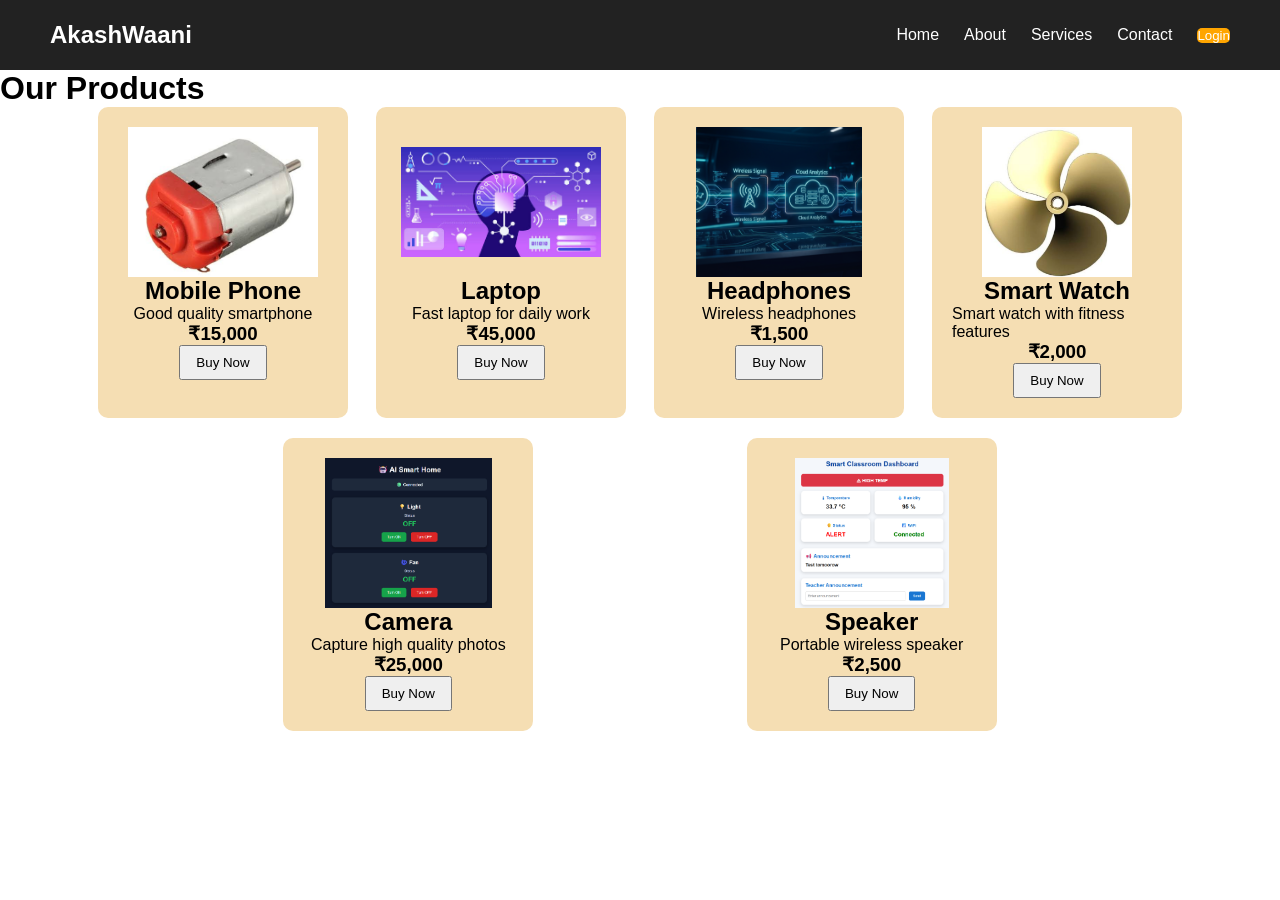
<file: Lab1_Lab2/index.html>
<!DOCTYPE html>

<html lang="en">
<head>
    <meta charset="UTF-8">
    <meta name="viewport" content="width=device-width, initial-scale=1.0">
    <title>MyWebsite</title>
    <link rel="stylesheet" href="style.css">
</head>
<body>

    <nav class="navbar">
        <div class="logo">
            AkashWaani
        </div>

        <div class="nav-links">
            <a href="#">Home</a>
            <a href="#">About</a>
            <a href="#">Services</a>
            <a href="#">Contact</a>

            <button>Login</button>
        </div>
    </nav>

    <h1>Our Products</h1>

    <div class="products">

        <div class="card">
            <img src="product1.png">
            <h2>Mobile Phone</h2>
            <p>Good quality smartphone</p>
            <h3>₹15,000</h3>
            <button>Buy Now</button>
        </div>

        <div class="card">
            <img src="product2.png">
            <h2>Laptop</h2>
            <p>Fast laptop for daily work</p>
            <h3>₹45,000</h3>
            <button>Buy Now</button>
        </div>

        <div class="card">
            <img src="product3.png">
            <h2>Headphones</h2>
            <p>Wireless headphones</p>
            <h3>₹1,500</h3>
            <button>Buy Now</button>
        </div>

        <div class="card">
            <img src="product4.png">
            <h2>Smart Watch</h2>
            <p>Smart watch with fitness features</p>
            <h3>₹2,000</h3>
            <button>Buy Now</button>
        </div>

        <div class="card">
            <img src="product5.png">
            <h2>Camera</h2>
            <p>Capture high quality photos</p>
            <h3>₹25,000</h3>
            <button>Buy Now</button>
        </div>

        <div class="card">
            <img src="product6.png">
            <h2>Speaker</h2>
            <p>Portable wireless speaker</p>
            <h3>₹2,500</h3>
            <button>Buy Now</button>
        </div>

    </div>
</body>
</html>
</file>
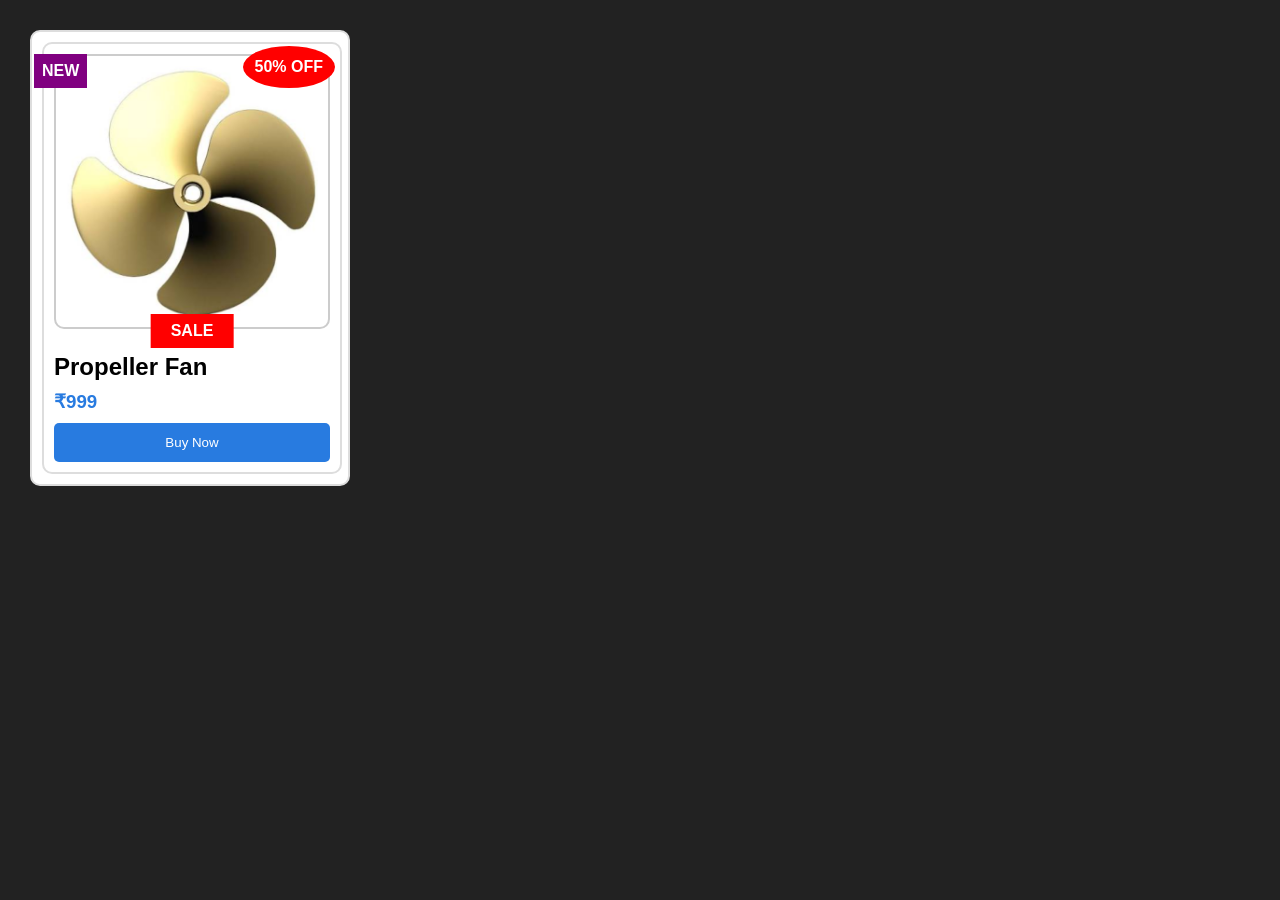
<file: Task2_card/index.html>
<!DOCTYPE html>
<html>
<head>
    <title>Product Card</title>
    <link rel="stylesheet" href="style.css">
</head>

<body>

<div class="product">
    <div class="card">

        <b class="new">NEW</b>

        <div class="image">
            <img src="product4.png" alt="Propeller Fan">
            <b class="off">50% OFF</b>
            <b class="sale">SALE</b>
        </div>

        <h2>Propeller Fan</h2>
        <h3>₹999</h3>
        <button>Buy Now</button>
    </div>
</div>

</body>
</html>
</file>
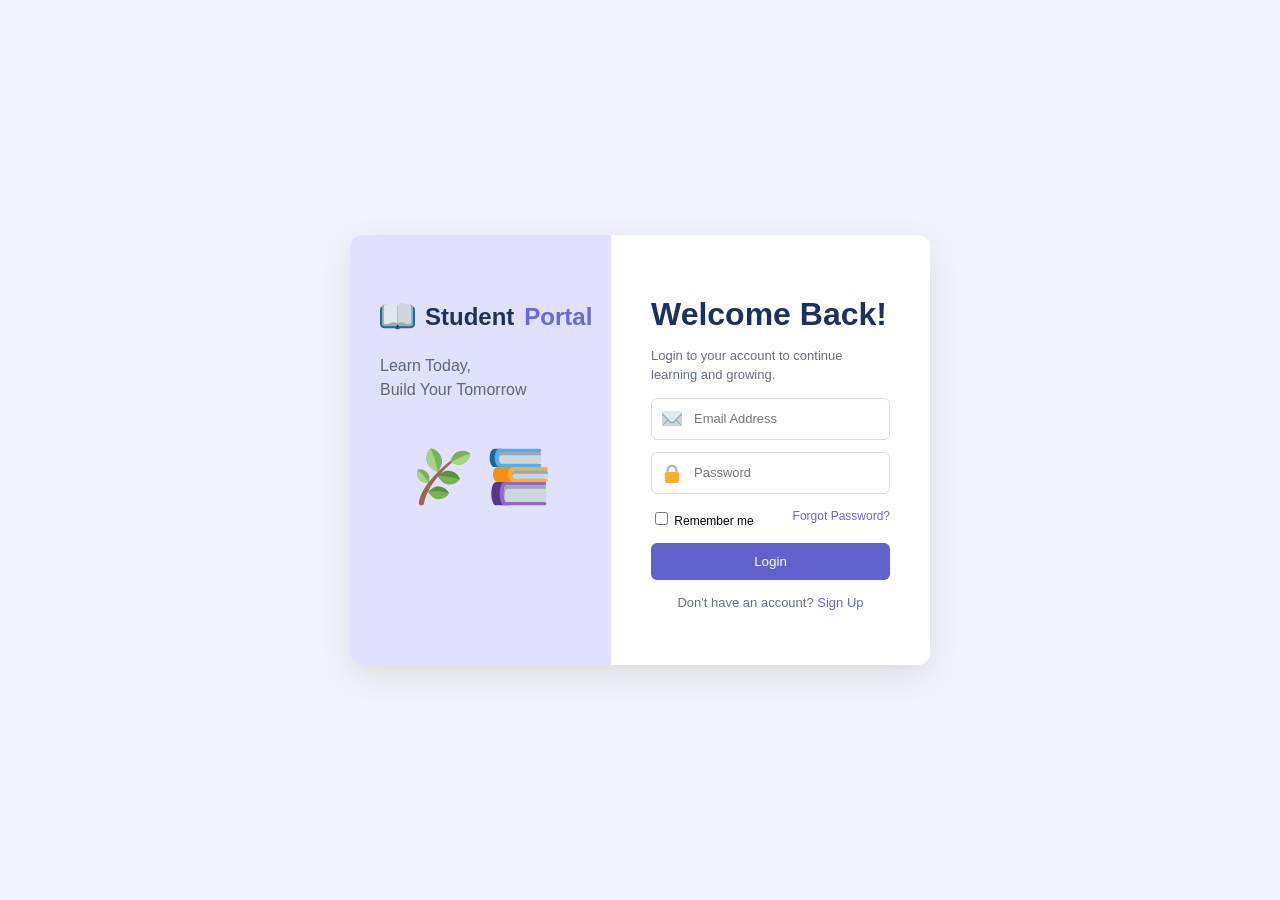
<file: Task3_Login/index.html>
<!DOCTYPE html>
<html>
<head>
    <title>Student Portal</title>
    <link rel="stylesheet" href="style.css">
</head>
<body>

<div class="container">

    <div class="left">
        <h2>
            <img src="book.svg" alt="Book">
            Student <span>Portal</span>
        </h2>

        <p>Learn Today,<br>Build Your Tomorrow</p>

        <div class="books">
            <img src="plant.svg" alt="Plant">
            <img src="books.svg" alt="Books">
        </div>
    </div>

    <div class="right">
        <h1>Welcome Back!</h1>
        <p>Login to your account to continue<br>learning and growing.</p>

        <div class="input-box">
            <img src="email.svg" alt="Email">
            <input type="email" placeholder="Email Address">
        </div>

        <div class="input-box">
            <img src="lock.svg" alt="Password">
            <input type="password" placeholder="Password">
        </div>

        <div class="options">
            <label>
                <input type="checkbox"> Remember me
            </label>
            <a href="#">Forgot Password?</a>
        </div>

        <button>Login</button>

        <p class="signup">
            Don't have an account? <a href="#">Sign Up</a>
        </p>
    </div>

</div>

</body>
</html>
</file>
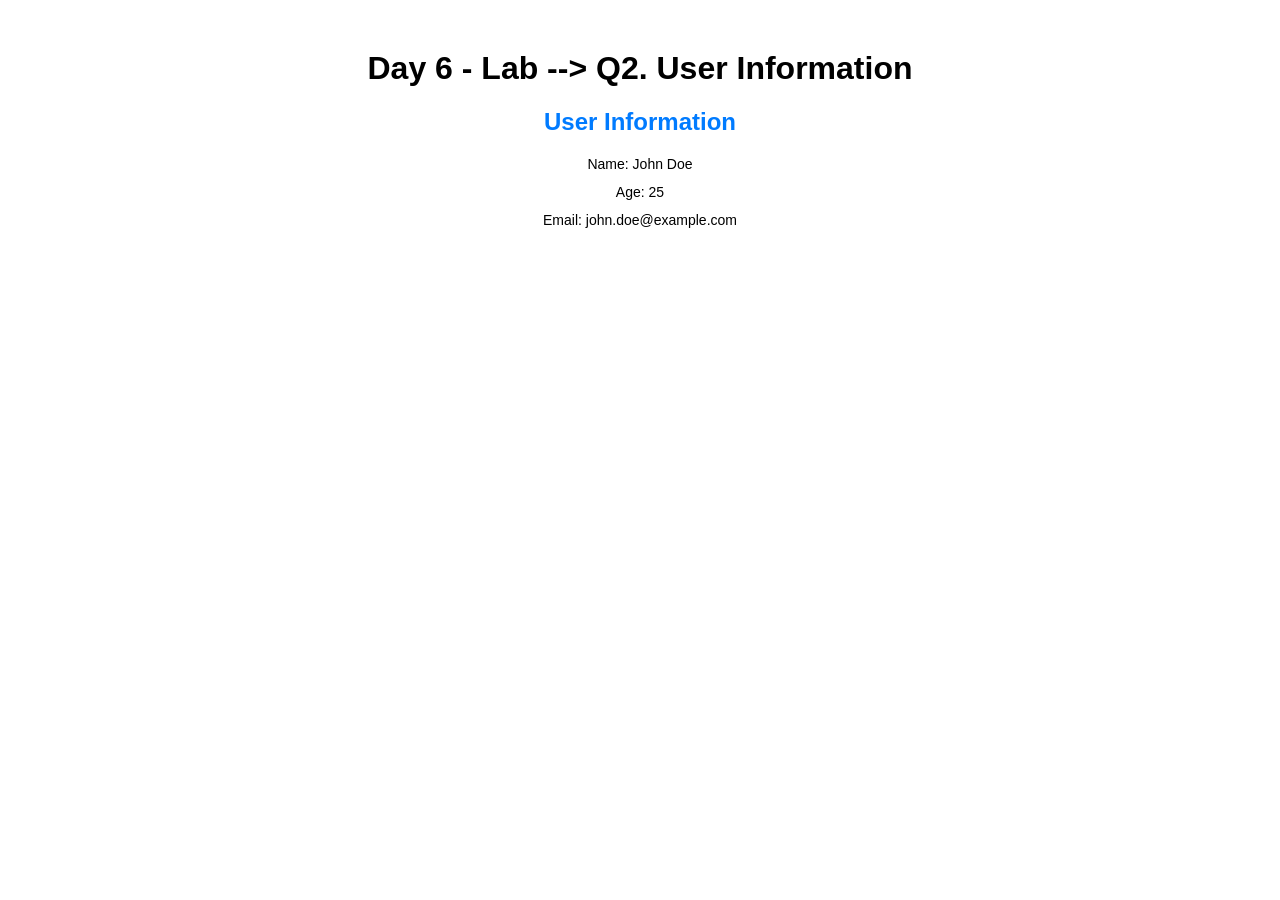
<file: Task4/index.html>
<!-- 
<!DOCTYPE html>
<html lang="en">
<head>
    <meta charset="UTF-8">
    <meta name="viewport" content="width=device-width, initial-scale=1.0">
    <title>Check Number Assignment</title>
    <link rel="stylesheet" href="style.css">
</head>
<body>
    <h1> Day 6 - Lab  Q1.Check Number Assignment</h1>
    <h2></h2>

    <button onclick="checkInput()">Check Number</button>

    <script src="script.js"></script>
</body>
</html> -->


<!DOCTYPE html>
<html lang="en">
<head>
    <meta charset="UTF-8">
    <meta name="viewport" content="width=device-width, initial-scale=1.0">
    <title>User Information</title>
    <link rel="stylesheet" href="style.css">
</head>
<body>
    <h1>Day 6 - Lab --> Q2. User Information</h1>

    <div id="userInfo"></div>

    <script src="script.js"></script>
</body>
</html>
</file>
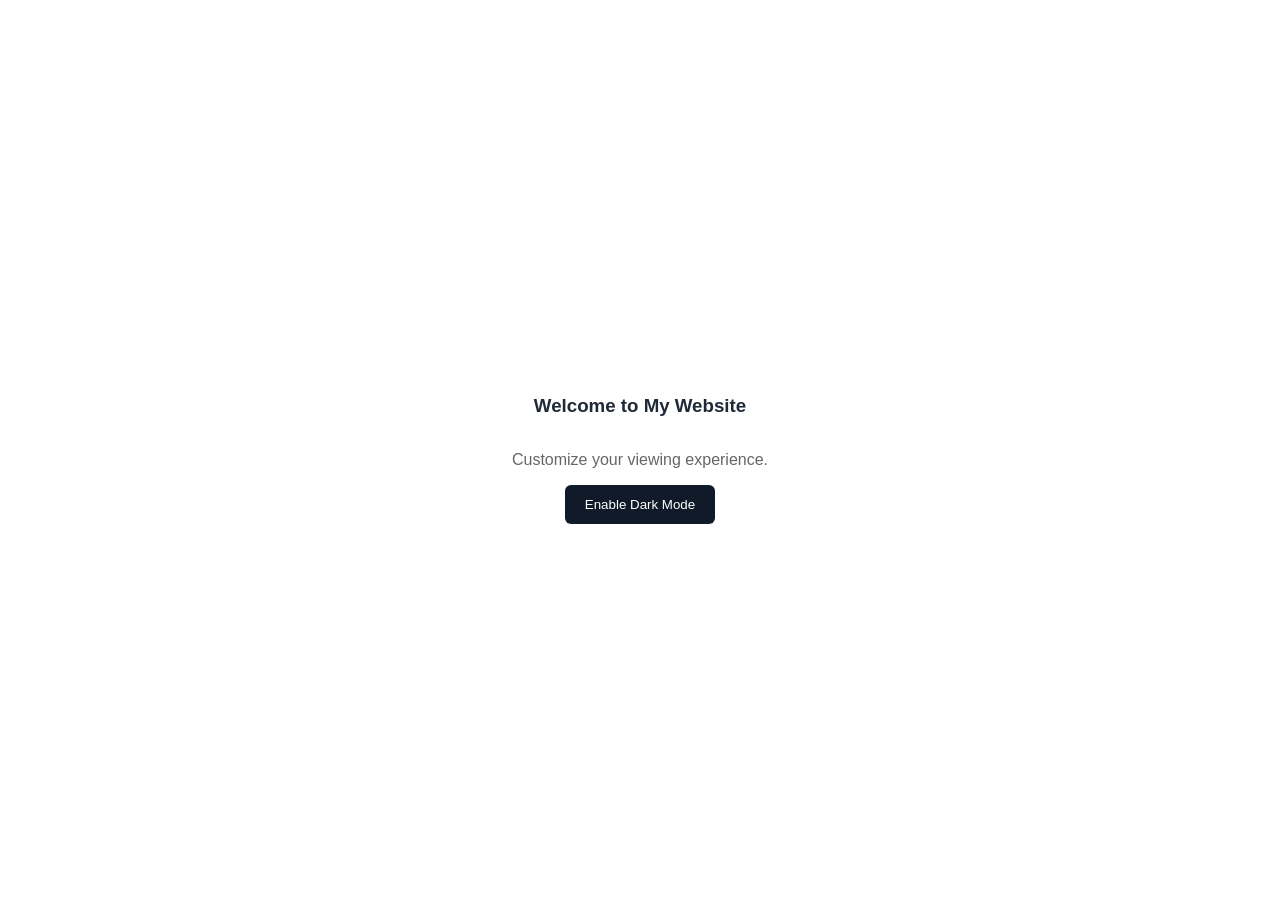
<file: Task5_Event/index.html>
<!DOCTYPE html>
<html lang="en">
<head>
  <meta charset="UTF-8">
  <meta name="viewport" content="width=device-width, initial-scale=1.0">
  <title>Dark and Light Mode</title>
  <link rel="stylesheet" href="style.css">
</head>
<body>
  <div class="container" id="themeCard">
    <h3>Welcome to My Website</h3>
    <p>Customize your viewing experience.</p>
    <button id="themeBtn">Enable Dark Mode</button>
  </div>

  <script src="script.js"></script>
</body>
</html>
</file>
<file: Lab1_Lab2/style.css>
* {
  margin: 0;
  padding: 0;
  box-sizing: border-box;
  font-family: Arial, Helvetica, sans-serif;
  }

.navbar {
height: 70px;
background-color: #222;
display: flex;
justify-content: space-between;
align-items: center;
padding: 0 50px;
}

.logo {
color: white;
font-size: 24px;
font-weight: bold;
}

.nav-links {
gap: 25px;
display: flex;
align-items: center;
}

.nav-links a {
color: white;
text-decoration: none;
font-size: 16px;
}

.nav-links a:hover {
color: orange;
}

.nav-links button {
background-color: orange;
color: white;
border: none;
border-radius: 5px;
}

.nav-links button:hover {
background-color: orange;
}

.products {
display: flex;
flex-wrap: wrap;
justify-content: space-evenly;
gap: 20px;
width: 1100px;
margin: auto;
}

.card {
width: 250px;
padding: 20px;
display: flex;
flex-direction: column;
align-items: center;
background-color: wheat;
border-radius: 10px;
}

.card img {
width: 200px;
height: 150px;
object-fit: contain;
}

.card button {
padding: 8px 15px;
}
</file>
<file: Task2_card/style.css>
* {
    box-sizing: border-box;
    margin: 0;
    padding: 0;
}

body {
    background: #222;
    font-family: Arial;
    padding: 30px;
}

.product {
    position: relative;
    width: 320px;
    padding: 10px;
    background: white;
    border: 2px solid #ddd;
    border-radius: 10px;
}

.card {
    position: relative;
    width: 300px;
    padding: 10px;
    background: white;
    border: 2px solid #ddd;
    border-radius: 10px;
}

.image {
    position: relative;
}

.image img {
    width: 100%;
    padding: 10px;
    border: 2px solid #ccc;
    border-radius: 10px;
}

.new {
    position: absolute;
    top: 10px;
    left: -10px;
    z-index: 3;
    padding: 8px;
    background: purple;
    color: white;
}

.off {
    position: absolute;
    top: -8px;
    right: -5px;
    z-index: 2;
    padding: 12px;
    background: red;
    color: white;
    border-radius: 50%;
}

.sale {
    position: absolute;
    bottom: -15px;
    left: 50%;
    transform: translateX(-50%);
    z-index: 2;
    padding: 8px 20px;
    background: red;
    color: white;
}

h2 {
    margin-top: 20px;
}

h3 {
    color: #287be0;
    margin: 10px 0;
}

button {
    width: 100%;
    padding: 12px;
    background: #287be0;
    color: white;
    border: 0;
    border-radius: 5px;
}
</file>
<file: Task3_Login/style.css>
* {
    box-sizing: border-box;
}

body {
    margin: 0;
    font-family: Arial, sans-serif;
    background: #f2f2ff;
    display: flex;
    justify-content: center;
    align-items: center;
    height: 100vh;
}

.container {
    width: 580px;
    display: flex;
    background: white;
    border-radius: 12px;
    overflow: hidden;
    box-shadow: 0 10px 30px #ddd;
}

.left {
    width: 45%;
    padding: 45px 30px;
    background: #e1e1ff;
}

.left h2 {
    display: flex;
    align-items: center;
    gap: 10px;
    color: #1d315f;
}

.left h2 img {
    width: 35px;
    height: 35px;
}

.left h2 span,
a {
    color: #6868d8;
}

.left p {
    color: #5d6680;
    line-height: 1.5;
}

.books {
    text-align: center;
    margin-top: 40px;
}

.books img {
    width: 60px;
    height: 60px;
    margin: 5px;
}

.right {
    width: 55%;
    padding: 40px;
}

.right h1 {
    color: #1d315f;
    margin-bottom: 8px;
}

.right p {
    color: #667085;
    font-size: 13px;
    line-height: 1.5;
}

.input-box {
    display: flex;
    align-items: center;
    border: 1px solid #ddd;
    border-radius: 6px;
    margin-top: 12px;
    padding: 10px;
}

.input-box img {
    width: 20px;
    height: 20px;
    margin-right: 10px;
}

.input-box input {
    width: 100%;
    border: 0;
    outline: 0;
    padding: 2px;
    font-size: 13px;
}

.options {
    display: flex;
    justify-content: space-between;
    margin: 15px 0;
    font-size: 12px;
}

.options input {
    width: auto;
}

a {
    text-decoration: none;
}

button {
    width: 100%;
    padding: 11px;
    border: 0;
    border-radius: 6px;
    background: #6262cf;
    color: white;
    cursor: pointer;
}

.signup {
    text-align: center;
}
</file>
<file: Task4/style.css>
/* 
body {
    font-family: Arial, sans-serif;
    margin: 30px;
}

h2 {
    color: black;
}

button {
    padding: 5px 10px;
    cursor: pointer;
}

button:hover {
    background-color: lightblue;
} */



body {
    font-family: Arial, sans-serif;
    text-align: center;
    margin: 50px;
}

h2 {
    color: #007bff;
}

p {
    font-size: 14px;
    margin: 12px;
}
</file>
<file: Task5_Event/style.css>
* {
  box-sizing: border-box;
}

body {
  margin: 0;
  font-family: Arial, sans-serif;
  background: white;
  color: #1f2937;
  transition: background 0.3s, color 0.3s;
}

.container {
  min-height: 100vh;
  display: flex;
  flex-direction: column;
  justify-content: center;
  align-items: center;
  padding: 20px;
  text-align: center;
}

p {
  color: #666;
}

button {
  padding: 12px 20px;
  border: none;
  border-radius: 6px;
  background: #101a28;
  color: white;
  cursor: pointer;
}

body.dark {
  background: #1f2b38;
  color: white;
}

body.dark p {
  color: #ccc;
}

body.dark button {
  background: white;
  color: #101a28;
}
</file>
